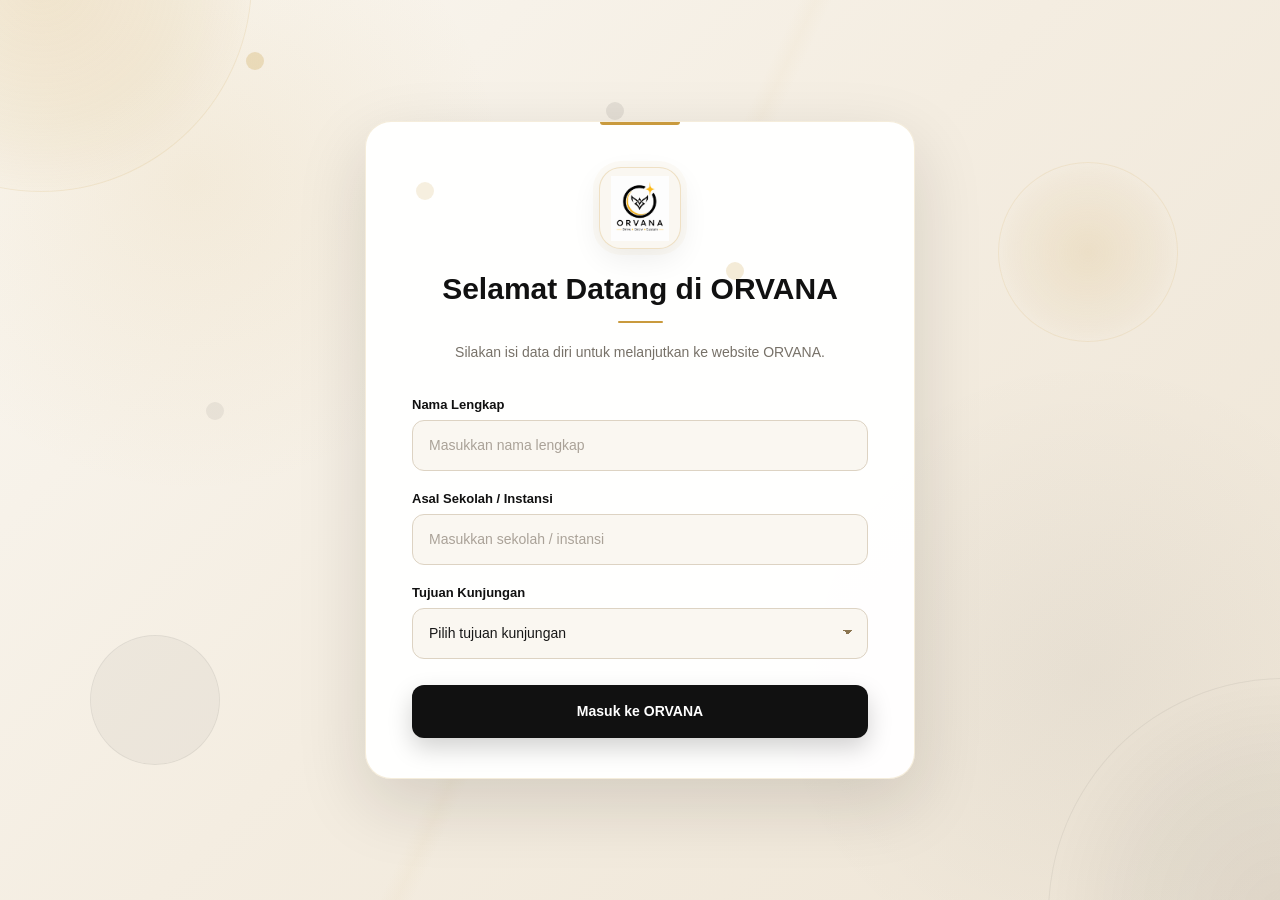
<file: index.html>
<!DOCTYPE html>
<html lang="id">

<head>
   <script>
const params = new URLSearchParams(window.location.search);
const verified = params.get("verified") === "1";

if (verified) {
    sessionStorage.setItem("orvanaVisitorVerified", "true");
}

if (!verified && sessionStorage.getItem("orvanaVisitorVerified") !== "true") {
    window.location.replace("visitor.html");
}

if (verified) {
    window.history.replaceState({}, document.title, "index.html");
}
</script>
    <meta charset="UTF-8">

    <meta name="viewport" content="width=device-width, initial-scale=1.0">

    <meta name="description"
        content="ORVANA Company - Drive, Grow, Sustain. Mengenal perusahaan dan orang-orang di balik ORVANA.">

    <meta name="author" content="ORVANA Company">

    <title>ORVANA Company | Drive • Grow • Sustain</title>

    <link rel="icon" type="image/png" href="assets/logo.png">

    <!-- Google Fonts -->
    <link rel="preconnect" href="https://fonts.googleapis.com">
    <link rel="preconnect" href="https://fonts.gstatic.com" crossorigin>

    <link
        href="https://fonts.googleapis.com/css2?family=DM+Sans:wght@400;500;600;700&family=Playfair+Display:ital,wght@0,600;0,700;1,600;1,700&display=swap"
        rel="stylesheet">

    <!-- CSS -->
    <link rel="stylesheet" href="style.css">
</head>


<body>


    <!-- =====================================================
         NAVBAR
    ====================================================== -->

    <header class="navbar">

        <div class="container navbar-container">

            <a href="#home" class="logo-link">
                <img src="assets/logo.png" alt="ORVANA Company">
            </a>


            <button
                class="menu-button"
                id="menuButton"
                aria-label="Buka menu">

                <span></span>
                <span></span>
                <span></span>

            </button>


            <nav
                class="navigation"
                id="navigation">

                <a href="#home">Home</a>

                <a href="#about">About</a>

                <a href="#values">Values</a>

                <a href="#people">Our People</a>

                <a href="#journey">Journey</a>

                <a href="#contact">Contact</a>

            </nav>

        </div>

    </header>



    <!-- =====================================================
         MAIN
    ====================================================== -->

    <main>


        <!-- =================================================
             HERO
        ================================================== -->

        <section
            class="hero"
            id="home">

            <div class="hero-decoration hero-decoration-1"></div>

            <div class="hero-decoration hero-decoration-2"></div>

            <div class="hero-circle"></div>


            <div class="container hero-container">


                <div class="hero-content reveal">

                    <p class="small-title">
                        WELCOME TO
                    </p>


                    <h1>

                        ORVANA

                        <span>
                            COMPANY
                        </span>

                    </h1>


                    <div class="hero-line"></div>


                    <p class="hero-tagline">
                        Drive • Grow • Sustain
                    </p>


                    <p class="hero-description">

                        Mengenal lebih dekat ORVANA,
                        nilai-nilai yang kami pegang,
                        serta orang-orang yang menjadi
                        bagian penting dari perjalanan kami.

                    </p>


                    <div class="hero-buttons">

                        <a
                            href="#people"
                            class="button button-dark">

                            Meet Our People

                        </a>


                        <a
                            href="#about"
                            class="button button-outline">

                            Discover ORVANA

                        </a>

                    </div>

                </div>



                <div class="hero-visual reveal">

                    <div class="hero-frame">

                        <img
                            src="assets/logo.png"
                            alt="Logo ORVANA">

                    </div>


                    <div class="hero-star">
                        ✦
                    </div>

                </div>

            </div>

        </section>



        <!-- =================================================
             ABOUT
        ================================================== -->

        <section
            class="section about-section"
            id="about">

            <div class="container">

                <div class="section-grid">


                    <div class="section-title reveal">

                        <p class="section-number">
                            01 — ABOUT US
                        </p>


                        <h2>

                            Mengenal

                            <span>
                                ORVANA
                            </span>

                        </h2>

                    </div>



                    <div class="section-text reveal">

                        <p class="lead-text">

                            ORVANA hadir dengan semangat
                            untuk terus bergerak, berkembang,
                            dan menciptakan keberlanjutan.

                        </p>


                        <p>

                            ORVANA merupakan organisasi yang
                            dibangun dengan semangat kolaborasi,
                            pertumbuhan, dan keberlanjutan.

                        </p>


                        <p>

                            Melalui orang-orang yang ada di
                            dalamnya, ORVANA terus berusaha
                            menciptakan sesuatu yang memiliki
                            nilai dan dampak positif.

                        </p>


                        <p>

                            Website ini menjadi media pengenalan
                            ORVANA, mulai dari identitas perusahaan,
                            nilai-nilai, hingga orang-orang yang
                            menjadi bagian dari perjalanan kami.

                        </p>

                    </div>

                </div>

            </div>

        </section>



        <!-- =================================================
             VISION & MISSION
        ================================================== -->

        <section class="vision-section">

            <div class="container">

                <div class="vision-grid">


                    <div class="vision-card reveal">

                        <div class="vision-icon">
                            01
                        </div>


                        <p class="card-label">
                            OUR VISION
                        </p>


                        <h3>
                            Growing With Purpose
                        </h3>


                        <p>

                            Menjadi organisasi yang terus
                            berkembang dengan tujuan yang
                            jelas dan memberikan nilai
                            positif bagi lingkungan sekitar.

                        </p>

                    </div>



                    <div class="vision-card dark-card reveal">

                        <div class="vision-icon">
                            02
                        </div>


                        <p class="card-label">
                            OUR MISSION
                        </p>


                        <h3>
                            Creating Meaningful Impact
                        </h3>


                        <p>

                            Membangun kolaborasi, mengembangkan
                            potensi, dan menciptakan kontribusi
                            yang berarti secara berkelanjutan.

                        </p>

                    </div>

                </div>

            </div>

        </section>



        <!-- =================================================
             VALUES
        ================================================== -->

        <section
            class="section values-section"
            id="values">

            <div class="container">


                <div class="center-title reveal">

                    <p class="section-number">
                        02 — OUR VALUES
                    </p>


                    <h2>
                        Drive • Grow • Sustain
                    </h2>


                    <p>

                        Tiga nilai utama yang menjadi
                        bagian dari identitas ORVANA.

                    </p>

                </div>



                <div class="values-grid">


                    <article class="value-card reveal">

                        <div class="value-top">

                            <span>
                                01
                            </span>


                            <div class="value-symbol">
                                →
                            </div>

                        </div>


                        <h3>
                            Drive
                        </h3>


                        <p>

                            Bergerak dengan tujuan,
                            mengambil inisiatif,
                            dan memiliki semangat
                            untuk menghasilkan
                            sesuatu yang berarti.

                        </p>

                    </article>



                    <article class="value-card reveal">

                        <div class="value-top">

                            <span>
                                02
                            </span>


                            <div class="value-symbol">
                                ↗
                            </div>

                        </div>


                        <h3>
                            Grow
                        </h3>


                        <p>

                            Terus belajar, berkembang,
                            dan bertumbuh bersama sebagai
                            individu maupun organisasi.

                        </p>

                    </article>



                    <article class="value-card reveal">

                        <div class="value-top">

                            <span>
                                03
                            </span>


                            <div class="value-symbol">
                                ∞
                            </div>

                        </div>


                        <h3>
                            Sustain
                        </h3>


                        <p>

                            Membangun sesuatu yang dapat
                            memberikan nilai positif
                            secara berkelanjutan
                            untuk masa depan.

                        </p>

                    </article>

                </div>

            </div>

        </section>



        <!-- =================================================
             OUR PEOPLE
        ================================================== -->

        <section
            class="section people-section"
            id="people">

            <div class="container">


                <div class="people-heading reveal">

                    <div>

                        <p class="section-number">
                            03 — OUR PEOPLE
                        </p>


                        <h2>

                            The People

                            <span>
                                Behind ORVANA
                            </span>

                        </h2>

                    </div>


                    <p>

                        Kenali enam orang yang menjadi
                        bagian dari ORVANA.

                    </p>

                </div>



                <!--

                    Kartu 6 anggota akan dibuat
                    secara otomatis oleh JavaScript.

                -->

                <div
                    class="people-grid"
                    id="peopleGrid">

                </div>

            </div>

        </section>



        <!-- =================================================
             JOURNEY
        ================================================== -->

        <section
            class="section journey-section"
            id="journey">

            <div class="container">


                <div class="section-grid">


                    <div class="section-title reveal">

                        <p class="section-number">
                            04 — OUR JOURNEY
                        </p>


                        <h2>

                            Our

                            <span>
                                Journey
                            </span>

                        </h2>

                    </div>



                    <div class="timeline">


                        <div class="timeline-item reveal">

                            <div class="timeline-number">
                                01
                            </div>


                            <div>

                                <span class="timeline-label">
                                    BEGINNING
                                </span>


                                <h3>
                                    The Beginning
                                </h3>


                                <p>

                                    Perjalanan awal ORVANA
                                    dimulai dari semangat
                                    untuk membangun sesuatu
                                    secara bersama.

                                </p>

                            </div>

                        </div>



                        <div class="timeline-item reveal">

                            <div class="timeline-number">
                                02
                            </div>


                            <div>

                                <span class="timeline-label">
                                    GROWTH
                                </span>


                                <h3>
                                    Growing Together
                                </h3>


                                <p>

                                    ORVANA terus berkembang
                                    melalui kerja sama dan
                                    kontribusi setiap anggota.

                                </p>

                            </div>

                        </div>



                        <div class="timeline-item reveal">

                            <div class="timeline-number">
                                03
                            </div>


                            <div>

                                <span class="timeline-label">
                                    TODAY
                                </span>


                                <h3>
                                    ORVANA Today
                                </h3>


                                <p>

                                    Enam individu dengan
                                    peran berbeda bekerja
                                    bersama sebagai bagian
                                    dari ORVANA.

                                </p>

                            </div>

                        </div>



                        <div class="timeline-item reveal">

                            <div class="timeline-number">
                                04
                            </div>


                            <div>

                                <span class="timeline-label">
                                    FUTURE
                                </span>


                                <h3>
                                    Looking Forward
                                </h3>


                                <p>

                                    Terus bergerak, bertumbuh,
                                    dan menciptakan sesuatu
                                    yang berkelanjutan.

                                </p>

                            </div>

                        </div>


                    </div>

                </div>

            </div>

        </section>



        <!-- =================================================
             CONTACT
        ================================================== -->

       <section class="contact section" id="contact">
    <div class="container">

        <div class="section-heading reveal">
            <span class="section-label">CONTACT</span>

            <h2>Let's Connect</h2>

            <p>
                Hubungi ORVANA melalui media sosial, telepon, atau kunjungi
                alamat kami.
            </p>
        </div>


        <div class="contact-grid">


            <!-- =========================
                 INSTAGRAM
            ========================== -->

            <div class="contact-card reveal">

                <div class="contact-icon">
                    <i class="fab fa-instagram"></i>
                </div>

                <div class="contact-info">

                    <span>Instagram</span>

                    <h3>
                        @orvana_companyy
                    </h3>

                    <a
                        href="https://www.instagram.com/orvana_companyy/"
                        target="_blank"
                        rel="noopener noreferrer"
                    >
                        Kunjungi Instagram →
                    </a>

                </div>

            </div>


            <!-- =========================
                 TELEPON
            ========================== -->

            <div class="contact-card reveal">

                <div class="contact-icon">
                    <i class="fas fa-phone"></i>
                </div>

                <div class="contact-info">

                    <span>Phone</span>

                    <h3>
                        +62 838-4479-9464
                    </h3>

                    <a href="tel:+6283844799464">
                        Hubungi Kami →
                    </a>

                </div>

            </div>


            <!-- =========================
                 ALAMAT
            ========================== -->

            <div class="contact-card reveal">

                <div class="contact-icon">
                    <i class="fas fa-location-dot"></i>
                </div>

                <div class="contact-info">

                    <span>Address</span>

                    <h3>
                        SMK Swasta RK Bintang Timur Pematangsiantar
                    </h3>

                    <p>
                        Jl. Melanthon Siregar, Gang Sipahutar<br>
                        Kota Pematangsiantar, Sumatera Utara
                    </p>

                </div>

            </div>


        </div>

    </div>
</section>

    </main>



    <!-- =====================================================
         FOOTER
    ====================================================== -->

    <footer class="footer">

        <div class="container footer-container">


            <div>

                <h3>
                    ORVANA
                </h3>


                <p>
                    Drive • Grow • Sustain
                </p>

            </div>



            <div>

                <p>

                    ©
                    <span id="year"></span>
                    ORVANA Company.

                </p>

            </div>

        </div>

    </footer>



    <!-- =====================================================
         EMPLOYEE POSTER MODAL
    ====================================================== -->

    <div
        class="employee-modal"
        id="employeeModal"
        aria-hidden="true">


        <div
            class="modal-background"
            id="modalBackground">
        </div>



        <div
            class="modal-container"
            role="dialog"
            aria-modal="true">


            <button
                class="modal-close"
                id="modalClose"
                aria-label="Tutup">

                ×

            </button>



            <!-- POSTER -->

            <div class="employee-poster">


                <div class="poster-circle-big">
                </div>


                <div class="poster-circle-small">
                </div>


                <div class="poster-gold-shape">
                </div>



                <!-- LOGO -->

                <div class="poster-logo">

                    <img
                        src="assets/logo.png"
                        alt="ORVANA Company">

                </div>



                <!-- TAGLINE -->

                <div class="poster-tagline">

                    <span>
                        Drive
                    </span>

                    <b>
                        •
                    </b>

                    <span>
                        Grow
                    </span>

                    <b>
                        •
                    </b>

                    <span>
                        Sustain
                    </span>

                </div>



                <!-- SOCIAL BAR -->

                <div class="poster-social">

                    <span class="social-icon">
                        ◎
                    </span>


                    <span class="social-text">
                        ORVANA
                    </span>


                    <span class="social-icon">
                        ↗
                    </span>

                </div>



                <!-- PHOTO -->

                <div class="poster-photo">

                    <img
                        id="posterPhoto"
                        src=""
                        alt="Foto anggota ORVANA">

                </div>



                <!-- DECORATIVE TEXT -->

                <div class="poster-left-text">

                    Better
                    <br>
                    Together

                </div>



                <div class="poster-right-text">

                    Work
                    <br>
                    Smart
                    <br>
                    Not
                    <br>
                    Just
                    <br>
                    Hard

                </div>



                <!-- INFORMATION -->

                <div class="poster-information">

                    <h2 id="posterName">
                        Employee Name
                    </h2>


                    <p id="posterPosition">
                        Position
                    </p>

                </div>

            </div>

        </div>

    </div>



    <!-- =====================================================
         JAVASCRIPT
    ====================================================== -->

    <script src="script.js"></script>

</body>

</html>
</file>
<file: style.css>
/* =========================================================
   ORVANA COMPANY
   STYLE.CSS
========================================================= */


/* =========================================================
   VARIABLES
========================================================= */

:root {

    --black: #080808;

    --black-soft: #111111;

    --gold: #f4b51c;

    --gold-dark: #c98e0b;

    --cream: #f2eee7;

    --white: #ffffff;

    --gray: #77736c;

    --border: rgba(0, 0, 0, 0.12);

    --shadow:
        0 25px 70px rgba(0, 0, 0, 0.12);

}


/* =========================================================
   RESET
========================================================= */

* {

    margin: 0;

    padding: 0;

    box-sizing: border-box;

}


html {

    scroll-behavior: smooth;

}


body {

    font-family:
        "DM Sans",
        Arial,
        sans-serif;

    color:
        var(--black);

    background:
        var(--white);

    line-height:
        1.6;

    overflow-x:
        hidden;

}


img {

    max-width:
        100%;

    display:
        block;

}


a {

    color:
        inherit;

    text-decoration:
        none;

}


button {

    font-family:
        inherit;

}


/* =========================================================
   CONTAINER
========================================================= */

.container {

    width:
        min(
            1180px,
            calc(100% - 40px)
        );

    margin:
        0 auto;

}


/* =========================================================
   NAVBAR
========================================================= */

.navbar {

    position:
        sticky;

    top:
        0;

    z-index:
        1000;

    background:
        rgba(255,255,255,.95);

    backdrop-filter:
        blur(15px);

    border-bottom:
        1px solid
        rgba(0,0,0,.08);

}


.navbar-container {

    min-height:
        82px;

    display:
        flex;

    align-items:
        center;

    justify-content:
        space-between;

}


.logo-link img {

    width:
        145px;

}


.navigation {

    display:
        flex;

    align-items:
        center;

    gap:
        32px;

}


.navigation a {

    font-size:
        14px;

    font-weight:
        600;

    position:
        relative;

    padding:
        8px 0;

}


.navigation a::after {

    content:
        "";

    position:
        absolute;

    left:
        0;

    bottom:
        0;

    width:
        0;

    height:
        2px;

    background:
        var(--gold);

    transition:
        width .25s ease;

}


.navigation a:hover::after {

    width:
        100%;

}


/* =========================================================
   MOBILE MENU
========================================================= */

.menu-button {

    display:
        none;

    width:
        44px;

    height:
        44px;

    border:
        none;

    background:
        transparent;

    cursor:
        pointer;

}


.menu-button span {

    display:
        block;

    width:
        25px;

    height:
        2px;

    background:
        var(--black);

    margin:
        5px auto;

}


/* =========================================================
   HERO
========================================================= */

.hero {

    min-height:
        calc(100vh - 82px);

    background:
        var(--cream);

    position:
        relative;

    overflow:
        hidden;

    display:
        flex;

    align-items:
        center;

}


.hero-container {

    display:
        grid;

    grid-template-columns:
        1fr .8fr;

    gap:
        70px;

    align-items:
        center;

    padding:
        80px 0;

}


.hero-content {

    position:
        relative;

    z-index:
        5;

}


.small-title {

    font-size:
        12px;

    letter-spacing:
        .25em;

    font-weight:
        700;

    margin-bottom:
        20px;

}


.hero h1 {

    font-family:
        "Playfair Display",
        Georgia,
        serif;

    font-size:
        clamp(60px, 8vw, 110px);

    line-height:
        .88;

    letter-spacing:
        -.06em;

}


.hero h1 span {

    display:
        block;

    color:
        var(--gold-dark);

    font-size:
        .43em;

    letter-spacing:
        .04em;

    margin-top:
        18px;

}


.hero-line {

    width:
        110px;

    height:
        3px;

    background:
        var(--gold);

    margin-top:
        35px;

}


.hero-tagline {

    font-family:
        "Playfair Display",
        Georgia,
        serif;

    font-size:
        25px;

    font-style:
        italic;

    margin-top:
        15px;

}


.hero-description {

    max-width:
        540px;

    color:
        var(--gray);

    font-size:
        17px;

    margin-top:
        22px;

}


.hero-buttons {

    display:
        flex;

    flex-wrap:
        wrap;

    gap:
        12px;

    margin-top:
        32px;

}


.button {

    min-height:
        52px;

    display:
        inline-flex;

    align-items:
        center;

    justify-content:
        center;

    padding:
        0 24px;

    border-radius:
        100px;

    font-size:
        14px;

    font-weight:
        700;

    transition:
        all .3s ease;

}


.button:hover {

    transform:
        translateY(-3px);

}


.button-dark {

    background:
        var(--black);

    color:
        var(--white);

}


.button-outline {

    border:
        1px solid
        var(--black);

}


.hero-visual {

    position:
        relative;

    display:
        flex;

    justify-content:
        center;

}


.hero-frame {

    width:
        min(460px,100%);

    padding:
        18px;

    background:
        var(--white);

    box-shadow:
        var(--shadow);

    transform:
        rotate(2deg);

}


.hero-frame img {

    width:
        100%;

}


.hero-star {

    position:
        absolute;

    right:
        3%;

    top:
        5%;

    color:
        var(--gold);

    font-size:
        80px;

}


.hero-decoration {

    position:
        absolute;

    background:
        var(--gold);

}


.hero-decoration-1 {

    width:
        260px;

    height:
        260px;

    right:
        -150px;

    top:
        -150px;

    transform:
        rotate(45deg);

}


.hero-decoration-2 {

    width:
        90px;

    height:
        90px;

    left:
        8%;

    bottom:
        8%;

    clip-path:
        polygon(
            50% 0,
            61% 39%,
            100% 50%,
            61% 61%,
            50% 100%,
            39% 61%,
            0 50%,
            39% 39%
        );

}


.hero-circle {

    position:
        absolute;

    width:
        700px;

    height:
        700px;

    border:
        100px solid
        rgba(0,0,0,.05);

    border-radius:
        50%;

    left:
        -520px;

    bottom:
        -430px;

}


/* =========================================================
   SECTIONS
========================================================= */

.section {

    padding:
        120px 0;

}


.section-grid {

    display:
        grid;

    grid-template-columns:
        .8fr 1.2fr;

    gap:
        90px;

}


.section-number {

    font-size:
        12px;

    font-weight:
        700;

    letter-spacing:
        .2em;

    margin-bottom:
        20px;

}


.section-title h2 {

    font-family:
        "Playfair Display",
        Georgia,
        serif;

    font-size:
        clamp(45px,6vw,75px);

    line-height:
        1;

    letter-spacing:
        -.04em;

}


.section-title h2 span {

    color:
        var(--gold-dark);

}


.section-text {

    font-size:
        17px;

    color:
        #55514b;

}


.section-text p {

    margin-bottom:
        22px;

}


.section-text .lead-text {

    font-family:
        "Playfair Display",
        Georgia,
        serif;

    font-size:
        27px;

    line-height:
        1.35;

    color:
        var(--black);

}


/* =========================================================
   VISION
========================================================= */

.vision-section {

    padding:
        40px 0 120px;

}


.vision-grid {

    display:
        grid;

    grid-template-columns:
        1fr 1fr;

    gap:
        20px;

}


.vision-card {

    padding:
        50px;

    min-height:
        330px;

    background:
        var(--cream);

}


.dark-card {

    background:
        var(--black);

    color:
        var(--white);

}


.vision-icon {

    color:
        var(--gold-dark);

    font-weight:
        700;

}


.card-label {

    margin-top:
        65px;

    font-size:
        11px;

    font-weight:
        700;

    letter-spacing:
        .2em;

    color:
        var(--gold-dark);

}


.vision-card h3 {

    font-family:
        "Playfair Display",
        Georgia,
        serif;

    font-size:
        42px;

    line-height:
        1.1;

    margin-top:
        8px;

}


.vision-card p:last-child {

    margin-top:
        15px;

    color:
        var(--gray);

}


.dark-card p:last-child {

    color:
        #aaa;

}


/* =========================================================
   VALUES
========================================================= */

.values-section {

    background:
        var(--black);

    color:
        var(--white);

}


.center-title {

    text-align:
        center;

    max-width:
        760px;

    margin:
        0 auto 60px;

}


.center-title h2 {

    font-family:
        "Playfair Display",
        Georgia,
        serif;

    font-size:
        clamp(45px,6vw,75px);

    line-height:
        1;

    margin-bottom:
        20px;

}


.center-title > p:last-child {

    color:
        #aaa;

}


.values-grid {

    display:
        grid;

    grid-template-columns:
        repeat(3,1fr);

    gap:
        18px;

}


.value-card {

    min-height:
        350px;

    border:
        1px solid
        rgba(255,255,255,.14);

    padding:
        32px;

    transition:
        all .3s ease;

}


.value-card:hover {

    transform:
        translateY(-8px);

    border-color:
        var(--gold);

}


.value-top {

    display:
        flex;

    align-items:
        center;

    justify-content:
        space-between;

}


.value-top span {

    font-size:
        12px;

    font-weight:
        700;

    color:
        var(--gold);

}


.value-symbol {

    width:
        45px;

    height:
        45px;

    border:
        1px solid
        rgba(255,255,255,.2);

    border-radius:
        50%;

    display:
        grid;

    place-items:
        center;

    color:
        var(--gold);

}


.value-card h3 {

    font-family:
        "Playfair Display",
        Georgia,
        serif;

    font-size:
        48px;

    margin-top:
        100px;

    margin-bottom:
        15px;

}


.value-card p {

    color:
        #999;

}


/* =========================================================
   PEOPLE
========================================================= */

.people-section {

    background:
        var(--cream);

}


.people-heading {

    display:
        flex;

    justify-content:
        space-between;

    align-items:
        flex-end;

    gap:
        40px;

    margin-bottom:
        60px;

}


.people-heading h2 {

    font-family:
        "Playfair Display",
        Georgia,
        serif;

    font-size:
        clamp(45px,6vw,75px);

    line-height:
        1;

}


.people-heading h2 span {

    display:
        block;

    color:
        var(--gold-dark);

}


.people-heading > p {

    max-width:
        330px;

    color:
        var(--gray);

}


/* =========================================================
   EMPLOYEE GRID
========================================================= */

.people-grid {

    display:
        grid;

    grid-template-columns:
        repeat(3,1fr);

    gap:
        24px;

}
/* =========================================================
   ARNOLD - GURU / PEMBIMBING
   SENDIRI DI TENGAH ATAS
========================================================= */

.people-grid .person-card:first-child {

    grid-column: 1 / -1;

    justify-self: center;

}


/* =========================================================
   EMPLOYEE CARD
========================================================= */

.person-card {

    width:
        100%;

    border:
        none;

    padding:
        0;

    background:
        var(--white);

    text-align:
        left;

    cursor:
        pointer;

    overflow:
        hidden;

    box-shadow:
        0 15px 45px
        rgba(0,0,0,.07);

    transition:
        all .3s ease;

}


.person-card:hover {

    transform:
        translateY(-8px);

    box-shadow:
        var(--shadow);

}


.person-photo {

    aspect-ratio:
        4 / 5;

    background:
        #d8d3ca;

    overflow:
        hidden;

    position:
        relative;

}


.person-photo::after {

    content:
        "ORVANA";

    position:
        absolute;

    right:
        15px;

    bottom:
        15px;

    color:
        rgba(255,255,255,.75);

    font-size:
        10px;

    font-weight:
        700;

    letter-spacing:
        .15em;

}


.person-photo img {

    width:
        100%;

    height:
        100%;

    object-fit:
        cover;

    transition:
        transform .5s ease;

}


.person-card:hover
.person-photo img {

    transform:
        scale(1.05);

}


.person-info {

    padding:
        24px;

}


.person-name {

    font-family:
        "Playfair Display",
        Georgia,
        serif;

    font-size:
        29px;

    line-height:
        1.1;

}


.person-position {

    color:
        var(--gold-dark);

    font-size:
        13px;

    font-weight:
        700;

    margin-top:
        6px;

}


.person-hint {

    margin-top:
        16px;

    color:
        var(--gray);

    font-size:
        12px;

}


/* =========================================================
   JOURNEY
========================================================= */

.timeline {

    position:
        relative;

    padding-left:
        45px;

}


.timeline::before {

    content:
        "";

    position:
        absolute;

    left:
        10px;

    top:
        5px;

    bottom:
        5px;

    width:
        1px;

    background:
        var(--border);

}


.timeline-item {

    position:
        relative;

    display:
        grid;

    grid-template-columns:
        60px 1fr;

    gap:
        25px;

    margin-bottom:
        60px;

}


.timeline-number {

    width:
        38px;

    height:
        38px;

    border-radius:
        50%;

    background:
        var(--gold);

    display:
        grid;

    place-items:
        center;

    font-size:
        11px;

    font-weight:
        700;

    position:
        relative;

    left:
        -52px;

    z-index:
        2;

}


.timeline-label {

    font-size:
        11px;

    font-weight:
        700;

    letter-spacing:
        .2em;

    color:
        var(--gold-dark);

}


.timeline-item h3 {

    font-family:
        "Playfair Display",
        Georgia,
        serif;

    font-size:
        34px;

    margin:
        8px 0;

}


.timeline-item p {

    color:
        var(--gray);

}


/* =========================================================
   CONTACT
========================================================= */

.contact-section {

    padding:
        50px 0 120px;

}


.contact-box {

    background:
        var(--cream);

    padding:
        70px;

    display:
        grid;

    grid-template-columns:
        1fr .8fr;

    gap:
        70px;

    position:
        relative;

    overflow:
        hidden;

}


.contact-box::after {

    content:
        "";

    position:
        absolute;

    width:
        350px;

    height:
        350px;

    border:
        70px solid
        rgba(244,181,28,.2);

    border-radius:
        50%;

    right:
        -170px;

    bottom:
        -180px;

}


.contact-box h2 {

    font-family:
        "Playfair Display",
        Georgia,
        serif;

    font-size:
        clamp(45px,6vw,75px);

    line-height:
        1;

}


.contact-box h2 span {

    color:
        var(--gold-dark);

}


.contact-information {

    position:
        relative;

    z-index:
        2;

}


.contact-information > p {

    color:
        var(--gray);

    margin-bottom:
        25px;

}


.contact-links {

    display:
        flex;

    flex-direction:
        column;

    gap:
        10px;

}


.contact-links a {

    font-weight:
        700;

}


.contact-links a:hover {

    color:
        var(--gold-dark);

}


/* =========================================================
   FOOTER
========================================================= */

.footer {

    background:
        var(--black);

    color:
        var(--white);

    padding:
        40px 0;

}


.footer-container {

    display:
        flex;

    justify-content:
        space-between;

    align-items:
        center;

    gap:
        30px;

}


.footer h3 {

    font-family:
        "Playfair Display",
        Georgia,
        serif;

    font-size:
        28px;

}


.footer p {

    color:
        #999;

    font-size:
        12px;

}


/* =========================================================
   MODAL
========================================================= */

.employee-modal {

    position:
        fixed;

    inset:
        0;

    z-index:
        5000;

    display:
        none;

    align-items:
        center;

    justify-content:
        center;

    padding:
        20px;

}


.employee-modal.active {

    display:
        flex;

}


.modal-background {

    position:
        absolute;

    inset:
        0;

    background:
        rgba(0,0,0,.82);

    backdrop-filter:
        blur(8px);

}


.modal-container {

    width:
        min(650px,95vw);

    max-height:
        95vh;

    overflow-y:
        auto;

    position:
        relative;

    z-index:
        2;

}


.modal-close {

    position:
        absolute;

    top:
        12px;

    right:
        12px;

    width:
        44px;

    height:
        44px;

    border:
        none;

    border-radius:
        50%;

    background:
        rgba(255,255,255,.95);

    font-size:
        30px;

    cursor:
        pointer;

    z-index:
        20;

}


.modal-close:hover {

    background:
        var(--gold);

}


/* =========================================================
   POSTER
========================================================= */

.employee-poster {

    width:
        100%;

    aspect-ratio:
        717 / 900;

    background:
        #eee9e1;

    position:
        relative;

    overflow:
        hidden;

}


/* =========================================================
   POSTER DECORATION
========================================================= */

.poster-circle-big {

    position:
        absolute;

    width:
        110%;

    height:
        60%;

    left:
        -30%;

    top:
        32%;

    border:
        75px solid
        rgba(0,0,0,.12);

    border-radius:
        50%;

}


.poster-circle-small {

    position:
        absolute;

    width:
        100%;

    height:
        52%;

    left:
        -22%;

    top:
        36%;

    border:
        25px solid
        rgba(244,181,28,.25);

    border-radius:
        50%;

}


.poster-gold-shape {

    position:
        absolute;

    width:
        230px;

    height:
        230px;

    right:
        -130px;

    top:
        -130px;

    background:
        var(--gold);

    transform:
        rotate(45deg);

}


/* =========================================================
   POSTER LOGO
========================================================= */

.poster-logo {

    position:
        absolute;

    top:
        4%;

    left:
        8%;

    width:
        55%;

    z-index:
        5;

}


.poster-logo img {

    width:
        100%;

    height:
        115px;

    object-fit:
        contain;

    object-position:
        left top;

}


/* =========================================================
   POSTER TAGLINE
========================================================= */

.poster-tagline {

    position:
        absolute;

    top:
        18%;

    left:
        32%;

    display:
        flex;

    align-items:
        center;

    gap:
        8px;

    font-size:
        13px;

    z-index:
        6;

}


.poster-tagline b {

    color:
        var(--gold-dark);

}


/* =========================================================
   POSTER SOCIAL
========================================================= */

.poster-social {

    position:
        absolute;

    top:
        22%;

    left:
        23%;

    right:
        19%;

    height:
        58px;

    background:
        rgba(255,255,255,.96);

    z-index:
        10;

    display:
        flex;

    align-items:
        center;

    justify-content:
        space-between;

    padding:
        0 17px;

    box-shadow:
        0 10px 25px
        rgba(0,0,0,.12);

}


.social-icon {

    font-size:
        25px;

}


.social-text {

    font-family:
        "Playfair Display",
        Georgia,
        serif;

    font-size:
        20px;

    font-weight:
        700;

}


/* =========================================================
   POSTER PHOTO
========================================================= */

.poster-photo {

    position:
        absolute;

    left:
        24%;

    right:
        23%;

    top:
        28%;

    height:
        49%;

    background:
        #111;

    border:
        10px solid
        var(--white);

    z-index:
        8;

    box-shadow:
        0 12px 30px
        rgba(0,0,0,.15);

}


.poster-photo img {

    width:
        100%;

    height:
        100%;

    object-fit:
        cover;

}


/* =========================================================
   POSTER TEXT
========================================================= */

.poster-left-text {

    position:
        absolute;

    left:
        3%;

    top:
        47%;

    font-family:
        "Playfair Display",
        Georgia,
        serif;

    font-style:
        italic;

    font-size:
        25px;

    line-height:
        1.05;

    font-weight:
        700;

    transform:
        rotate(-20deg);

    z-index:
        12;

}


.poster-right-text {

    position:
        absolute;

    right:
        2%;

    top:
        42%;

    text-align:
        center;

    font-family:
        "Playfair Display",
        Georgia,
        serif;

    font-style:
        italic;

    font-size:
        21px;

    line-height:
        1.1;

    font-weight:
        700;

    transform:
        rotate(9deg);

    z-index:
        12;

}


/* =========================================================
   POSTER INFORMATION
========================================================= */

.poster-information {

    position:
        absolute;

    left:
        12%;

    right:
        8%;

    bottom:
        5%;

    z-index:
        15;

}


.poster-information h2 {

    font-family:
        "Playfair Display",
        Georgia,
        serif;

    font-style:
        italic;

    font-size:
        clamp(34px,7vw,62px);

    line-height:
        .95;

    text-shadow:
        1px 1px 0 white;

}


.poster-information p {

    font-family:
        "Playfair Display",
        Georgia,
        serif;

    font-style:
        italic;

    color:
        var(--gold-dark);

    font-size:
        clamp(20px,4vw,35px);

    font-weight:
        600;

}


/* =========================================================
   ANIMATION
========================================================= */

.reveal {

    opacity:
        0;

    transform:
        translateY(25px);

    transition:
        opacity .7s ease,
        transform .7s ease;

}


.reveal.show {

    opacity:
        1;

    transform:
        translateY(0);

}


/* =========================================================
   TABLET
========================================================= */

@media (max-width:900px) {


    .hero-container {

        grid-template-columns:
            1fr;

        gap:
            50px;

    }


    .hero-visual {

        max-width:
            520px;

        margin:
            auto;

    }


    .section-grid {

        grid-template-columns:
            1fr;

        gap:
            50px;

    }


    .vision-grid {

        grid-template-columns:
            1fr;

    }


    .values-grid {

        grid-template-columns:
            1fr 1fr;

    }


    .people-grid {

        grid-template-columns:
            1fr 1fr;

    }


    .contact-box {

        grid-template-columns:
            1fr;

    }

}


/* =========================================================
   MOBILE
========================================================= */

@media (max-width:680px) {


    .container {

        width:
            calc(100% - 28px);

    }


    .navbar-container {

        min-height:
            72px;

    }


    .logo-link img {

        width:
            125px;

    }


    .menu-button {

        display:
            block;

    }


    .navigation {

        position:
            absolute;

        top:
            72px;

        left:
            0;

        right:
            0;

        display:
            none;

        flex-direction:
            column;

        align-items:
            stretch;

        gap:
            0;

        padding:
            15px 20px 25px;

        background:
            var(--white);

        border-bottom:
            1px solid
            var(--border);

    }


    .navigation.active {

        display:
            flex;

    }


    .navigation a {

        padding:
            13px 0;

    }


    .hero-container {

        padding:
            65px 0;

    }


    .hero h1 {

        font-size:
            65px;

    }


    .hero-description {

        font-size:
            15px;

    }


    .section {

        padding:
            80px 0;

    }


    .section-title h2,
    .people-heading h2,
    .center-title h2 {

        font-size:
            48px;

    }


    .values-grid {

        grid-template-columns:
            1fr;

    }


    .value-card {

        min-height:
            auto;

    }


    .value-card h3 {

        margin-top:
            65px;

    }


    .people-heading {

        flex-direction:
            column;

        align-items:
            flex-start;

    }


    .people-grid {

        grid-template-columns:
            1fr;

    }


    .vision-card {

        padding:
            35px;

    }


    .contact-box {

        padding:
            45px 28px;

    }


    .footer-container {

        flex-direction:
            column;

        align-items:
            flex-start;

    }


    .modal-container {

        width:
            96vw;

    }


    .poster-logo img {

        height:
            90px;

    }


    .poster-social {

        height:
            42px;

    }


    .social-text {

        font-size:
            14px;

    }


    .social-icon {

        font-size:
            18px;

    }


    .poster-left-text {

        font-size:
            17px;

    }


    .poster-right-text {

        font-size:
            15px;

    }

}

/* =========================================================
   ORVANA — PREMIUM VISUAL UPGRADE
   Added without removing the existing design rules.
========================================================= */

:root {
    --gold-bright: #ffd45a;
    --ink: #070707;
    --paper: #f7f3ec;
    --muted: #68645e;
}

/* Smooth selection */
::selection {
    background: var(--gold);
    color: var(--black);
}

/* NAVBAR — premium glass effect */
.navbar {
    background: rgba(255,255,255,.82);
    box-shadow: 0 8px 35px rgba(0,0,0,.05);
    transition: background .3s ease, box-shadow .3s ease;
}

.navbar-container {
    min-height: 76px;
}

.navigation a {
    transition: color .25s ease, transform .25s ease;
}

.navigation a:hover {
    color: var(--gold-dark);
    transform: translateY(-1px);
}

/* HERO — stronger visual hierarchy */
.hero {
    min-height: calc(100vh - 76px);
    background:
        radial-gradient(circle at 78% 45%, rgba(244,181,28,.16), transparent 28%),
        linear-gradient(135deg, #f8f4ec 0%, #eee8de 100%);
}

.hero::before {
    content: "";
    position: absolute;
    inset: 0;
    background-image:
        linear-gradient(rgba(0,0,0,.025) 1px, transparent 1px),
        linear-gradient(90deg, rgba(0,0,0,.025) 1px, transparent 1px);
    background-size: 44px 44px;
    mask-image: linear-gradient(to bottom, black, transparent 85%);
    pointer-events: none;
}

.hero-container {
    position: relative;
    z-index: 3;
}

.hero h1 {
    text-shadow: 0 8px 30px rgba(0,0,0,.06);
}

.hero h1 span {
    color: transparent;
    background: linear-gradient(90deg, #b77c00, #f4b51c, #9b6900);
    -webkit-background-clip: text;
    background-clip: text;
}

.hero-description {
    line-height: 1.8;
}

.hero-buttons .button-dark {
    box-shadow: 0 14px 30px rgba(0,0,0,.18);
}

.hero-buttons .button-dark:hover {
    box-shadow: 0 18px 38px rgba(0,0,0,.24);
}

.hero-buttons .button-outline {
    background: rgba(255,255,255,.35);
}

.hero-frame {
    border-radius: 4px;
    box-shadow: 0 30px 80px rgba(0,0,0,.18);
    transition: transform .5s ease, box-shadow .5s ease;
}

.hero-visual:hover .hero-frame {
    transform: rotate(0deg) translateY(-8px);
    box-shadow: 0 38px 95px rgba(0,0,0,.22);
}

/* SECTION spacing + decorative headings */
.section {
    position: relative;
}

.section-number,
.small-title,
.section-label {
    color: var(--gold-dark);
}

.section-title h2,
.people-heading h2,
.center-title h2,
.contact h2 {
    text-wrap: balance;
}

/* VISION */
.vision-section {
    background: #fff;
}

.vision-card {
    border: 1px solid rgba(0,0,0,.07);
    border-radius: 4px;
    box-shadow: 0 18px 50px rgba(0,0,0,.06);
    transition: transform .35s ease, box-shadow .35s ease;
}

.vision-card:hover {
    transform: translateY(-6px);
    box-shadow: 0 28px 65px rgba(0,0,0,.11);
}

.dark-card {
    background:
        radial-gradient(circle at 85% 15%, rgba(244,181,28,.16), transparent 25%),
        var(--black);
}

/* VALUES — more editorial / premium */
.values-section {
    position: relative;
    overflow: hidden;
    background:
        radial-gradient(circle at 15% 10%, rgba(244,181,28,.10), transparent 25%),
        radial-gradient(circle at 90% 85%, rgba(244,181,28,.08), transparent 30%),
        #080808;
}

.values-section::before {
    content: "ORVANA";
    position: absolute;
    left: -20px;
    bottom: -70px;
    font-family: "Playfair Display", Georgia, serif;
    font-size: clamp(130px, 22vw, 300px);
    font-weight: 700;
    line-height: 1;
    color: rgba(255,255,255,.025);
    pointer-events: none;
}

.value-card {
    position: relative;
    overflow: hidden;
    border-radius: 5px;
    background: linear-gradient(145deg, rgba(255,255,255,.045), rgba(255,255,255,.015));
    backdrop-filter: blur(4px);
}

.value-card::after {
    content: "";
    position: absolute;
    width: 130px;
    height: 130px;
    right: -55px;
    bottom: -55px;
    border: 1px solid rgba(244,181,28,.28);
    border-radius: 50%;
    transition: transform .45s ease;
}

.value-card:hover::after {
    transform: scale(1.35);
}

.value-card h3 {
    letter-spacing: -.02em;
}

/* PEOPLE — make the team section a visual focal point */
.people-section {
    background:
        linear-gradient(180deg, #f2eee7 0%, #ebe4d9 100%);
}

.people-heading {
    position: relative;
}

.people-heading::after {
    content: "06";
    font-family: "Playfair Display", Georgia, serif;
    font-size: 110px;
    line-height: 1;
    color: rgba(0,0,0,.045);
    position: absolute;
    right: 0;
    bottom: -30px;
    pointer-events: none;
}

.person-card {
    border-radius: 5px;
    position: relative;
}

.person-card::before {
    content: "";
    position: absolute;
    inset: 0;
    border: 1px solid transparent;
    pointer-events: none;
    z-index: 4;
    transition: border-color .3s ease;
}

.person-card:hover::before {
    border-color: rgba(244,181,28,.55);
}

.person-photo {
    background:
        linear-gradient(135deg, #d8d0c2, #aaa398);
}

.person-photo::before {
    content: "";
    position: absolute;
    inset: 0;
    background: linear-gradient(to top, rgba(0,0,0,.25), transparent 45%);
    z-index: 1;
    pointer-events: none;
}

.person-info {
    position: relative;
}

.person-position {
    letter-spacing: .03em;
    text-transform: uppercase;
}

.person-hint {
    display: inline-flex;
    padding: 6px 10px;
    border: 1px solid rgba(0,0,0,.09);
    border-radius: 999px;
    background: #faf8f4;
}

/* JOURNEY */
.journey-section {
    background: #fff;
}

.timeline::before {
    background: linear-gradient(to bottom, var(--gold), rgba(0,0,0,.08));
}

.timeline-number {
    box-shadow: 0 0 0 7px rgba(244,181,28,.12);
    transition: transform .3s ease, box-shadow .3s ease;
}

.timeline-item:hover .timeline-number {
    transform: scale(1.08);
    box-shadow: 0 0 0 10px rgba(244,181,28,.10);
}

/* CONTACT — fixes/beautifies the current .contact markup in index.html */
.contact {
    padding: 110px 0 120px;
    background:
        radial-gradient(circle at 90% 20%, rgba(244,181,28,.12), transparent 25%),
        #f7f3ec;
}

.section-heading {
    max-width: 760px;
    margin: 0 auto 55px;
    text-align: center;
}

.section-label {
    display: inline-block;
    margin-bottom: 14px;
    font-size: 11px;
    font-weight: 800;
    letter-spacing: .22em;
}

.section-heading h2 {
    font-family: "Playfair Display", Georgia, serif;
    font-size: clamp(48px, 6vw, 76px);
    line-height: 1;
    letter-spacing: -.04em;
}

.section-heading p {
    max-width: 650px;
    margin: 22px auto 0;
    color: var(--gray);
}

.contact-grid {
    display: grid;
    grid-template-columns: repeat(3, 1fr);
    gap: 18px;
}

.contact-card {
    min-height: 235px;
    padding: 30px;
    display: flex;
    align-items: flex-start;
    gap: 20px;
    background: rgba(255,255,255,.72);
    border: 1px solid rgba(0,0,0,.08);
    border-radius: 6px;
    box-shadow: 0 15px 45px rgba(0,0,0,.06);
    transition: transform .3s ease, box-shadow .3s ease, border-color .3s ease;
}

.contact-card:hover {
    transform: translateY(-7px);
    box-shadow: 0 25px 60px rgba(0,0,0,.11);
    border-color: rgba(244,181,28,.55);
}

.contact-icon {
    width: 48px;
    height: 48px;
    flex: 0 0 48px;
    display: grid;
    place-items: center;
    border-radius: 50%;
    background: var(--black);
    color: var(--gold);
    font-size: 19px;
}

.contact-info span {
    display: block;
    color: var(--gold-dark);
    font-size: 11px;
    font-weight: 800;
    letter-spacing: .16em;
    text-transform: uppercase;
}

.contact-info h3 {
    margin-top: 8px;
    font-size: 18px;
    line-height: 1.35;
}

.contact-info p {
    margin-top: 10px;
    color: var(--gray);
    font-size: 13px;
    line-height: 1.6;
}

.contact-info a {
    display: inline-block;
    margin-top: 18px;
    font-size: 13px;
    font-weight: 800;
}

.contact-info a:hover {
    color: var(--gold-dark);
}

/* FOOTER */
.footer {
    border-top: 1px solid rgba(255,255,255,.08);
}

.footer h3 {
    letter-spacing: .06em;
}

/* MODAL — more premium */
.employee-modal {
    background: rgba(0,0,0,.35);
}

.modal-container {
    border-radius: 6px;
    box-shadow: 0 35px 100px rgba(0,0,0,.4);
}

.modal-close {
    box-shadow: 0 8px 25px rgba(0,0,0,.18);
}

/* Reveal fallback: if JS is delayed/disabled, content remains accessible */
@media (prefers-reduced-motion: reduce) {
    *,
    *::before,
    *::after {
        scroll-behavior: auto !important;
        transition-duration: .01ms !important;
        animation-duration: .01ms !important;
    }
}

/* TABLET */
@media (max-width: 900px) {
    .contact-grid {
        grid-template-columns: 1fr;
    }

    .contact-card {
        min-height: 180px;
    }

    .people-heading::after {
        font-size: 80px;
    }
}

/* MOBILE */
@media (max-width: 680px) {
    .hero {
        min-height: auto;
    }

    .hero-frame {
        width: min(390px, 92vw);
    }

    .hero-star {
        font-size: 55px;
    }

    .contact {
        padding: 80px 0;
    }

    .section-heading {
        margin-bottom: 40px;
    }

    .contact-card {
        padding: 24px;
    }

    .contact-info h3 {
        font-size: 16px;
    }

    .people-heading::after {
        display: none;
    }
}
/* =========================================================
   ORVANA — ANIMATED CREAM / BLACK / GOLD BACKGROUND
========================================================= */

body {
    background: #f5efe4;
    position: relative;
    overflow-x: hidden;
}

/* Lapisan background utama */
body::before {
    content: "";
    position: fixed;
    inset: 0;
    z-index: -2;
    pointer-events: none;

    background:
        radial-gradient(circle at 10% 15%,
            rgba(244,181,28,.18) 0,
            rgba(244,181,28,.08) 12%,
            transparent 28%),

        radial-gradient(circle at 88% 18%,
            rgba(0,0,0,.07) 0,
            rgba(0,0,0,.035) 10%,
            transparent 25%),

        radial-gradient(circle at 75% 82%,
            rgba(244,181,28,.13) 0,
            rgba(244,181,28,.05) 13%,
            transparent 30%),

        radial-gradient(circle at 18% 88%,
            rgba(0,0,0,.055) 0,
            transparent 23%),

        linear-gradient(
            135deg,
            #faf6ed 0%,
            #f3ecdf 45%,
            #eee5d7 100%
        );
}


/* SHAPE GOLD BESAR */
body::after {
    content: "";
    position: fixed;
    width: 260px;
    height: 260px;
    left: -90px;
    top: 12%;
    z-index: -1;
    pointer-events: none;

    border-radius: 50%;

    background:
        radial-gradient(
            circle,
            rgba(244,181,28,.20) 0%,
            rgba(244,181,28,.09) 45%,
            transparent 72%
        );

    filter: blur(2px);

    animation:
        floatGold 12s ease-in-out infinite;
}


/* =========================================================
   SHAPE TAMBAHAN
   Menggunakan background pada elemen yang sudah ada
========================================================= */

.hero {
    background:
        radial-gradient(
            circle at 15% 20%,
            rgba(244,181,28,.12),
            transparent 22%
        ),
        radial-gradient(
            circle at 85% 75%,
            rgba(0,0,0,.045),
            transparent 20%
        ),
        radial-gradient(
            circle at 55% 5%,
            rgba(244,181,28,.08),
            transparent 18%
        ),
        #f5efe4;

    overflow: hidden;
}


/* =========================================================
   SHAPE FLOATING
========================================================= */

.hero-decoration {
    animation:
        floatingShape 8s ease-in-out infinite;
}


/* Shape gold pertama */
.hero-decoration-1 {
    background:
        linear-gradient(
            135deg,
            #f4b51c,
            #c98e0b
        );

    opacity: .22;

    animation:
        rotateShape 18s linear infinite,
        floatingShape 9s ease-in-out infinite;
}


/* Shape bintang */
.hero-decoration-2 {
    background:
        linear-gradient(
            135deg,
            #c98e0b,
            #f4b51c
        );

    opacity: .65;

    animation:
        floatingSmall 6s ease-in-out infinite;
}


/* Lingkaran lama dibuat lebih halus */
.hero-circle {
    border-color: rgba(0,0,0,.045);

    animation:
        slowFloat 15s ease-in-out infinite;
}


/* =========================================================
   SHAPE TAMBAHAN DI SISI KANAN
========================================================= */

.hero-visual::before {
    content: "";
    position: absolute;

    width: 180px;
    height: 180px;

    right: -100px;
    top: 15%;

    border: 2px solid rgba(244,181,28,.22);
    border-radius: 50%;

    animation:
        orbitShape 14s ease-in-out infinite;

    pointer-events: none;
}


/* =========================================================
   SHAPE LINGKARAN KECIL
========================================================= */

.hero-visual::after {
    content: "";

    position: absolute;

    width: 70px;
    height: 70px;

    left: -35px;
    bottom: 12%;

    border-radius: 50%;

    background:
        rgba(0,0,0,.045);

    box-shadow:
        95px -80px 0 rgba(244,181,28,.10),
        160px 45px 0 rgba(0,0,0,.035),
        -35px 120px 0 rgba(244,181,28,.08);

    animation:
        smallShapes 10s ease-in-out infinite;

    pointer-events: none;
}


/* =========================================================
   ANIMATIONS
========================================================= */

@keyframes floatGold {

    0%, 100% {
        transform:
            translate3d(0, 0, 0)
            scale(1);
    }

    50% {
        transform:
            translate3d(35px, 25px, 0)
            scale(1.08);
    }
}


@keyframes floatingShape {

    0%, 100% {
        transform:
            translateY(0)
            rotate(45deg);
    }

    50% {
        transform:
            translateY(-25px)
            rotate(55deg);
    }
}


@keyframes floatingSmall {

    0%, 100% {
        transform:
            translateY(0)
            scale(1);
    }

    50% {
        transform:
            translateY(-18px)
            scale(1.12);
    }
}


@keyframes slowFloat {

    0%, 100% {
        transform:
            translate(0, 0);
    }

    50% {
        transform:
            translate(35px, -25px);
    }
}


@keyframes rotateShape {

    from {
        transform:
            rotate(45deg);
    }

    to {
        transform:
            rotate(405deg);
    }
}


@keyframes orbitShape {

    0%, 100% {
        transform:
            translate(0, 0)
            scale(1);
    }

    50% {
        transform:
            translate(-30px, 25px)
            scale(1.15);
    }
}


@keyframes smallShapes {

    0%, 100% {
        transform:
            translate(0, 0);
    }

    50% {
        transform:
            translate(18px, -25px);
    }
}


/* =========================================================
   MOBILE
========================================================= */

@media (max-width: 680px) {

    body::after {
        width: 180px;
        height: 180px;
        left: -70px;
    }

    .hero-visual::before {
        width: 120px;
        height: 120px;
        right: -70px;
    }

    .hero-visual::after {
        width: 45px;
        height: 45px;
        left: -20px;
    }

}
/* =========================================================
   FIX CONTACT CARDS
========================================================= */

.contact-grid {
    display: grid;
    grid-template-columns: repeat(3, 1fr);
    gap: 20px;
    width: 100%;
    align-items: stretch;
}

.contact-card {
    position: relative;
    display: flex;
    align-items: flex-start;
    gap: 20px;
    width: 100%;
    min-height: 250px;
    padding: 32px;
    box-sizing: border-box;
    background: #ffffff;
    border: 1px solid rgba(0, 0, 0, 0.08);
    border-radius: 6px;
    overflow: hidden;
}

.contact-card .contact-icon {
    flex-shrink: 0;
    width: 52px;
    height: 52px;
    display: flex;
    align-items: center;
    justify-content: center;
    background: #0b0b0b;
    color: #d4a017;
    border-radius: 50%;
}

.contact-card .contact-info {
    flex: 1;
    min-width: 0;
}

.contact-card .contact-info span {
    display: block;
    margin-bottom: 10px;
    color: #c58f0b;
    font-size: 12px;
    font-weight: 700;
    letter-spacing: 2px;
    text-transform: uppercase;
}

.contact-card .contact-info h3 {
    margin: 0 0 18px;
    color: #111111;
    font-size: 20px;
    line-height: 1.4;
}

.contact-card .contact-info p {
    margin: 0;
    color: #777777;
    font-size: 14px;
    line-height: 1.7;
}

.contact-card .contact-info a {
    display: inline-block;
    margin-top: 8px;
    color: #111111;
    font-weight: 700;
    text-decoration: none;
}

.contact-card .contact-info a:hover {
    color: #c58f0b;
}


/* =========================
   TABLET
========================= */

@media (max-width: 900px) {

    .contact-grid {
        grid-template-columns: 1fr;
    }

}


/* =========================
   HP
========================= */

@media (max-width: 600px) {

    .contact-card {
        padding: 24px;
    }

}
</file>
<file: visitor.css>
/* =========================================================
   ORVANA COMPANY
   VISITOR PAGE
   Cream • Black • Gold
========================================================= */

* {
    margin: 0;
    padding: 0;
    box-sizing: border-box;
}

:root {
    --cream: #f4ede1;
    --cream-light: #faf7f1;
    --cream-soft: #eee5d6;

    --black: #111111;
    --black-soft: #1d1d1d;

    --gold: #c99a3d;
    --gold-light: #dfbb70;
    --gold-soft: rgba(201, 154, 61, 0.12);

    --text: #171717;
    --text-soft: #777168;

    --border: #ddd3c3;

    --white: #ffffff;

    --shadow: 0 25px 70px rgba(25, 20, 13, 0.14);
}


/* =========================================================
   BODY
========================================================= */


   body {
    min-height: 100vh;
    font-family: Arial, Helvetica, sans-serif;

    background: #f4ede1;

    color: var(--text);
    overflow-x: hidden;
}


/* =========================================================
   MAIN PAGE
========================================================= */

.visitor-page {
    position: relative;

    min-height: 100vh;

    display: flex;
    justify-content: center;
    align-items: center;

    padding: 50px 20px;

    overflow: hidden;
}


/* =========================================================
   BACKGROUND DECORATION
   CREAM • BLACK • GOLD • ANIMATED
========================================================= */

.visitor-page {
    position: relative;
    min-height: 100vh;

    display: flex;
    justify-content: center;
    align-items: center;

    padding: 50px 20px;

    overflow: hidden;

    /* Cream utama */
    background:
        radial-gradient(
            circle at 15% 20%,
            rgba(201, 154, 61, 0.10),
            transparent 24%
        ),
        radial-gradient(
            circle at 85% 75%,
            rgba(17, 17, 17, 0.045),
            transparent 25%
        ),
        linear-gradient(
            135deg,
            #faf7f1 0%,
            #f4ede1 48%,
            #eee5d6 100%
        );
}


/* =========================================================
   SHAPE GOLD KIRI ATAS
========================================================= */

.visitor-page::before {
    content: "";

    position: absolute;

    width: 420px;
    height: 420px;

    top: -230px;
    left: -170px;

    border-radius: 50%;

    background:
        radial-gradient(
            circle,
            rgba(201, 154, 61, 0.18) 0%,
            rgba(201, 154, 61, 0.09) 48%,
            rgba(201, 154, 61, 0.02) 70%,
            transparent 72%
        );

    border: 1px solid rgba(201, 154, 61, 0.13);

    pointer-events: none;

    z-index: 0;

    animation:
        goldFloat 12s ease-in-out infinite;
}


/* =========================================================
   SHAPE KANAN BAWAH
========================================================= */

.visitor-page::after {
    content: "";

    position: absolute;

    width: 470px;
    height: 470px;

    right: -240px;
    bottom: -250px;

    border-radius: 50%;

    background:
        radial-gradient(
            circle,
            rgba(17, 17, 17, 0.07) 0%,
            rgba(17, 17, 17, 0.035) 45%,
            transparent 70%
        );

    border: 1px solid rgba(17, 17, 17, 0.055);

    pointer-events: none;

    z-index: 0;

    animation:
        darkFloat 15s ease-in-out infinite;
}


/* =========================================================
   SHAPE YANG SUDAH ADA
========================================================= */

.visitor-decoration {
    position: absolute;

    border-radius: 50%;

    pointer-events: none;

    z-index: 0;
}


/* GOLD SHAPE TAMBAHAN */

.decoration-one {
    width: 180px;
    height: 180px;

    top: 18%;
    right: 8%;

    background:
        radial-gradient(
            circle,
            rgba(201, 154, 61, 0.14),
            rgba(201, 154, 61, 0.035) 60%,
            transparent 72%
        );

    border: 1px solid rgba(201, 154, 61, 0.12);

    animation:
        floatingCircle 9s ease-in-out infinite;
}


/* BLACK SHAPE TAMBAHAN */

.decoration-two {
    width: 130px;
    height: 130px;

    left: 7%;
    bottom: 15%;

    background:
        rgba(17, 17, 17, 0.035);

    border: 1px solid rgba(17, 17, 17, 0.06);

    animation:
        floatingCircleReverse 11s ease-in-out infinite;
}


/* =========================================================
   LINGKARAN-LINGKARAN KECIL
   Dibuat dengan box-shadow
========================================================= */

.visitor-card::after {
    content: "";

    position: absolute;

    width: 18px;
    height: 18px;

    top: -70px;
    left: -120px;

    border-radius: 50%;

    background: rgba(201, 154, 61, 0.25);

    box-shadow:
        170px 130px 0 rgba(201, 154, 61, 0.16),
        360px 50px 0 rgba(17, 17, 17, 0.08),
        480px 210px 0 rgba(201, 154, 61, 0.20),
        -40px 350px 0 rgba(17, 17, 17, 0.06),
        570px 390px 0 rgba(201, 154, 61, 0.12);

    pointer-events: none;

    z-index: -1;

    animation:
        dotsFloat 10s ease-in-out infinite;
}


/* =========================================================
   GARIS GOLD DEKORATIF
========================================================= */

.visitor-page {
    background-image:
        linear-gradient(
            115deg,
            transparent 0%,
            transparent 47%,
            rgba(201, 154, 61, 0.035) 48%,
            transparent 49%,
            transparent 100%
        ),
        radial-gradient(
            circle at 15% 20%,
            rgba(201, 154, 61, 0.10),
            transparent 24%
        ),
        radial-gradient(
            circle at 85% 75%,
            rgba(17, 17, 17, 0.045),
            transparent 25%
        ),
        linear-gradient(
            135deg,
            #faf7f1 0%,
            #f4ede1 48%,
            #eee5d6 100%
        );
}


/* =========================================================
   ANIMASI
========================================================= */

@keyframes goldFloat {

    0%, 100% {
        transform:
            translate(0, 0)
            scale(1);
    }

    50% {
        transform:
            translate(35px, 25px)
            scale(1.08);
    }
}


@keyframes darkFloat {

    0%, 100% {
        transform:
            translate(0, 0)
            scale(1);
    }

    50% {
        transform:
            translate(-30px, -25px)
            scale(1.06);
    }
}


@keyframes floatingCircle {

    0%, 100% {
        transform:
            translate(0, 0);
    }

    50% {
        transform:
            translate(-25px, 30px);
    }
}


@keyframes floatingCircleReverse {

    0%, 100% {
        transform:
            translate(0, 0);
    }

    50% {
        transform:
            translate(25px, -25px);
    }
}


@keyframes dotsFloat {

    0%, 100% {
        transform:
            translate(0, 0);
    }

    50% {
        transform:
            translate(10px, -20px);
    }
}

/* =========================================================
   VISITOR CARD
========================================================= */

.visitor-card {
    position: relative;

    z-index: 2;

    width: 100%;
    max-width: 550px;

    padding: 45px 46px 40px;

    background: rgba(255, 255, 255, 0.96);

    border: 1px solid rgba(201, 154, 61, 0.18);

    border-radius: 26px;

    box-shadow: var(--shadow);

    animation: cardAppear 0.7s ease;
}


@keyframes cardAppear {

    from {
        opacity: 0;
        transform: translateY(25px);
    }

    to {
        opacity: 1;
        transform: translateY(0);
    }

}


/* =========================================================
   LOGO
========================================================= */

.visitor-logo {
    width: 82px;
    height: 82px;

    margin: 0 auto 22px;

    display: flex;
    align-items: center;
    justify-content: center;

    border-radius: 22px;

    background: var(--cream-light);

    border: 1px solid rgba(201, 154, 61, 0.25);

    box-shadow:
        0 10px 30px rgba(0, 0, 0, 0.07),
        0 0 0 6px rgba(201, 154, 61, 0.04);
}


.visitor-logo img {
    width: 65px;
    height: 65px;

    object-fit: contain;

    display: block;
}


/* =========================================================
   TITLE
========================================================= */

.visitor-card h1 {

    margin-bottom: 10px;

    text-align: center;

    font-size: 30px;

    line-height: 1.2;

    font-weight: 700;

    color: var(--black);
}


/* GOLD LINE UNDER TITLE */

.visitor-card h1::after {

    content: "";

    display: block;

    width: 45px;
    height: 2px;

    margin: 14px auto 0;

    background: var(--gold);

    border-radius: 10px;
}


.visitor-subtitle {

    max-width: 390px;

    margin: 18px auto 32px;

    text-align: center;

    font-size: 14px;

    line-height: 1.7;

    color: var(--text-soft);
}


/* =========================================================
   FORM
========================================================= */

#visitorForm {
    width: 100%;
}


.form-group {

    width: 100%;

    margin-bottom: 20px;
}


.form-group label {

    display: block;

    margin-bottom: 8px;

    font-size: 13px;

    font-weight: 700;

    color: var(--black);
}


/* =========================================================
   INPUT & SELECT
========================================================= */

.form-group input,
.form-group select {

    width: 100%;

    height: 51px;

    padding: 0 16px;

    border: 1px solid var(--border);

    border-radius: 12px;

    outline: none;

    background: var(--cream-light);

    color: var(--text);

    font-family: inherit;

    font-size: 14px;

    transition:
        border-color 0.25s ease,
        box-shadow 0.25s ease,
        background 0.25s ease,
        transform 0.2s ease;
}


.form-group input::placeholder {

    color: #aaa298;
}


.form-group input:hover,
.form-group select:hover {

    border-color: #cbb88f;
}


.form-group input:focus,
.form-group select:focus {

    border-color: var(--gold);

    background: var(--white);

    box-shadow:
        0 0 0 4px var(--gold-soft);
}


/* =========================================================
   SELECT
========================================================= */

.form-group select {

    cursor: pointer;

    appearance: none;

    background-image:

        linear-gradient(
            45deg,
            transparent 50%,
            #8b7550 50%
        ),

        linear-gradient(
            135deg,
            #8b7550 50%,
            transparent 50%
        );

    background-position:

        calc(100% - 19px) 21px,
        calc(100% - 14px) 21px;

    background-size: 5px 5px;

    background-repeat: no-repeat;

    padding-right: 40px;
}


/* =========================================================
   SMALL INFORMATION TEXT
========================================================= */

.form-group small {

    display: block;

    margin-top: 7px;

    font-size: 11px;

    line-height: 1.5;

    color: var(--text-soft);
}


/* =========================================================
   OTP SECTION
========================================================= */

#otpSection {

    margin-top: 6px;

    padding: 19px;

    border: 1px solid rgba(201, 154, 61, 0.30);

    border-radius: 15px;

    background: #f8f2e7;

    animation: otpAppear 0.35s ease;
}


#otpSection label {

    color: var(--black);
}


#otpSection input {

    text-align: center;

    letter-spacing: 8px;

    font-size: 22px;

    font-weight: 700;

    color: var(--black);

    background: var(--white);

    border-color: #d8c8a8;
}


#otpSection input::placeholder {

    letter-spacing: 2px;

    font-size: 13px;

    font-weight: 400;
}


@keyframes otpAppear {

    from {
        opacity: 0;
        transform: translateY(-8px);
    }

    to {
        opacity: 1;
        transform: translateY(0);
    }

}


/* =========================================================
   STATUS MESSAGE
========================================================= */

#visitorStatus {

    padding: 12px 14px;

    border-radius: 10px;

    font-size: 13px;

    line-height: 1.5;

    text-align: center;
}


/* =========================================================
   BUTTON
========================================================= */

#visitorSubmit {

    width: 100%;

    height: 53px;

    margin-top: 6px;

    border: none;

    border-radius: 12px;

    background: var(--black);

    color: var(--white);

    font-family: inherit;

    font-size: 14px;

    font-weight: 700;

    cursor: pointer;

    box-shadow:
        0 10px 25px rgba(0, 0, 0, 0.18);

    transition:
        transform 0.2s ease,
        box-shadow 0.2s ease,
        background 0.2s ease;
}


#visitorSubmit:hover {

    transform: translateY(-2px);

    background: #292929;

    box-shadow:
        0 14px 30px rgba(0, 0, 0, 0.22);
}


#visitorSubmit:active {

    transform: translateY(0);
}


#visitorSubmit:disabled {

    opacity: 0.6;

    cursor: not-allowed;

    transform: none;

    box-shadow: none;
}


/* =========================================================
   GOLD ACCENT
========================================================= */

.visitor-card::before {

    content: "";

    position: absolute;

    top: 0;
    left: 50%;

    transform: translateX(-50%);

    width: 80px;
    height: 3px;

    background: var(--gold);

    border-radius: 0 0 10px 10px;
}


/* =========================================================
   MOBILE
========================================================= */

@media (max-width: 600px) {

    .visitor-page {

        padding: 25px 15px;
    }


    .visitor-card {

        max-width: 100%;

        padding: 35px 23px 29px;

        border-radius: 22px;
    }


    .visitor-logo {

        width: 72px;
        height: 72px;

        border-radius: 19px;
    }


    .visitor-logo img {

        width: 57px;
        height: 57px;
    }


    .visitor-card h1 {

        font-size: 25px;
    }


    .visitor-subtitle {

        margin-bottom: 26px;

        font-size: 13px;
    }


    .form-group {

        margin-bottom: 17px;
    }


    .form-group input,
    .form-group select {

        height: 48px;
    }


    #visitorSubmit {

        height: 50px;
    }


    .decoration-one {

        width: 280px;
        height: 280px;

        top: -145px;
        left: -125px;
    }


    .decoration-two {

        width: 330px;
        height: 330px;

        right: -165px;
        bottom: -165px;
    }

}


/* =========================================================
   VERY SMALL SCREEN
========================================================= */

@media (max-width: 380px) {

    .visitor-card {

        padding: 30px 18px 26px;
    }


    .visitor-card h1 {

        font-size: 23px;
    }


    .visitor-subtitle {

        font-size: 12px;
    }


    .form-group input,
    .form-group select {

        font-size: 13px;
    }

}
</file>
